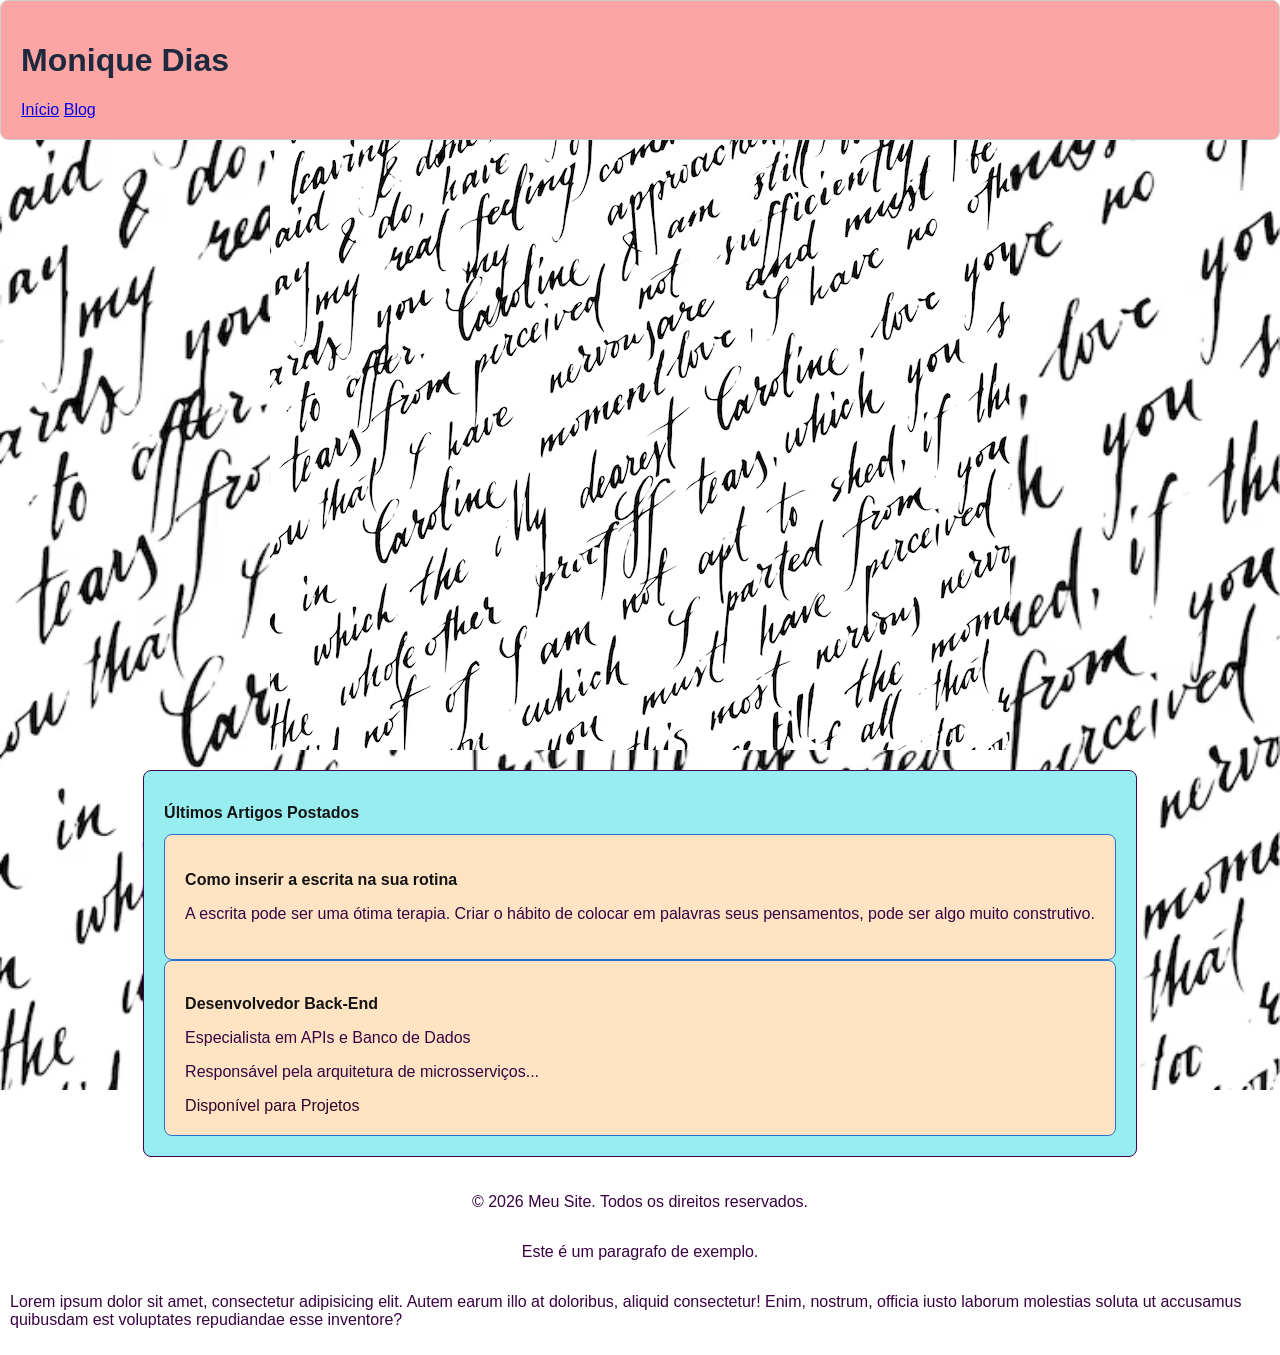
<file: index.html>
<!-- Declaração da versão HTML5 para o navegador -->
<!DOCTYPE html>

<!-- Elemento raiz com definição do idioma -->
<html lang="pt-br">

<!-- Início da seção de configurações e metadados (não visível na página) -->
<head>

<!-- Define a codificação para suporte correto a acentuação -->
    <meta charset="UTF-8">

    <!-- Configura a escala da tela para dispositivos móveis -->
    <meta name="viewport" content="width=device-width, initial-scale=1.0">

    <!-- Define o título que será exibido na aba do navegador -->
    <title>Document</title>
</head>

<!-- Início do corpo da página -->
<body>

    <!-- Título principal da página -->
   <!DOCTYPE html>
<html lang="pt-BR">
    <head>
        <meta charset="UTF-8">
        <title>Exemplo Semântico</title>
        <link rel="stylesheet" href="style.css">
    </head>
    <body>
        <img src="/assets/background.avif" alt="background escrita" class="background-body">
        <header>
            <h1>Monique Dias</h1>
            <nav>
                <a href="#home">Início</a>
                <a href="#blog">Blog</a>
            </nav>
        </header>

        <main class="content">
            <section id="blog">
                <h2>Últimos Artigos Postados</h2>
                <article>
                    <h3>Como inserir a escrita na sua rotina</h3>
                    <p>A escrita pode ser uma ótima terapia. 
                        Criar o hábito de colocar em palavras seus pensamentos, 
                        pode ser algo muito construtivo.
                                           
                    </p>
                </article>
                <article class="cartao-perfil">
    <h2 class="cartao-titulo">
        Desenvolvedor Back-End
    </h2>
    <p class="cartao-subtitulo">
        Especialista em APIs e Banco de Dados
    </p>
    <p class="cartao-descricao">
        Responsável pela arquitetura de microsserviços...
    </p>
    <div class="cartao-status">
        Disponível para Projetos
    </div>
</article>
            </section>
        </main>

        <footer>
            <p>© 2026 Meu Site. Todos os direitos reservados.</p>
        </footer>
    </body>
</html>

   <!-- Paragrafo de exemplo -->
   <p>Este é um paragrafo de exemplo.</p>

   <!-- Paragrafo com texto lorem ipsum -->
   <p>Lorem ipsum dolor sit amet, consectetur adipisicing elit. Autem earum illo at doloribus, aliquid consectetur! Enim, nostrum, officia iusto laborum molestias soluta ut accusamus quibusdam est voluptates repudiandae esse inventore?</p>
</body>
<!-- </html> -->
</file>
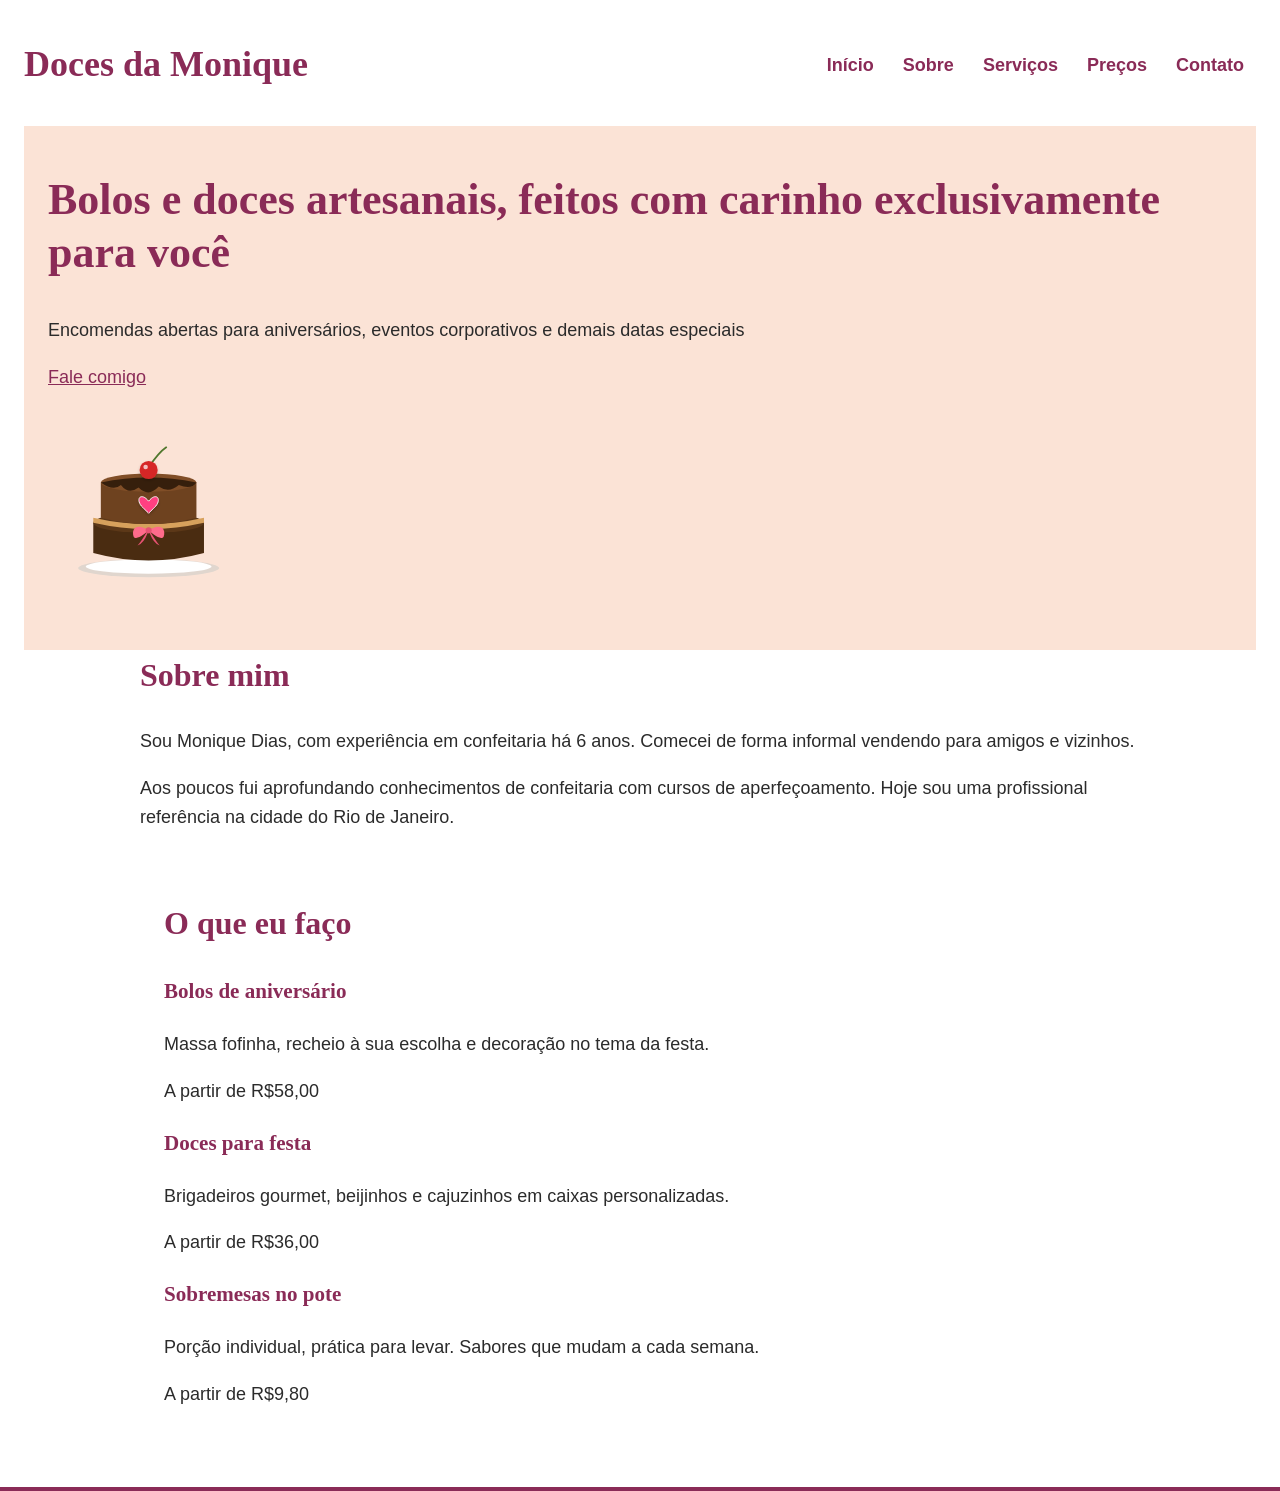
<file: doces_Monique.html>
<!DOCTYPE html>
<html lang="pt-BR">
<head>
    <meta charset="UTF-8">
    <meta name="viewport" content="width=device-width, initial-scale=1.0">
    <title>Document</title>
    <link rel="stylesheet" href="style2.css">
</head>
<body>
<header>
    <h1>Doces da Monique</h1>
    <nav>
        <a href="#inicio">Início</a>
        <a href="#sobre">Sobre</a>
        <a href="#servicos">Serviços</a>
        <a href="#precos">Preços</a>
        <a href="#contato">Contato</a>
    </nav>
    <main>
        <section id="inicio" class="banner"
            <div class="conteudo">
                <div class="banner-texto">
                    <h1>Bolos e doces artesanais, feitos com carinho exclusivamente para você</h1>
                    <p>Encomendas abertas para aniversários, eventos corporativos e demais datas especiais</p>
                    <a class="botao" href="#contato">Fale comigo</a>
                
            </div>
            <div class="bolo-container">
  <svg xmlns="http://www.w3.org/2000/svg" viewBox="0 0 400 400" width="17%" height="17%">
    <defs>
      <filter id="shadow" x="-20%" y="-20%" width="140%" height="140%">
        <feDropShadow dx="0" dy="3" stdDeviation="3" flood-opacity="0.2"/>
      </filter>
    </defs>

    <!-- Prato -->
    <ellipse cx="200" cy="350" rx="140" ry="18" fill="#e0d6ce" />
    <ellipse cx="200" cy="347" rx="125" ry="14" fill="#ffffff" />

    <!-- Camada Inferior do Bolo (Marrom Escuro) -->
    <path d="M 90 260 L 90 320 Q 200 350 310 320 L 310 260 Z" fill="#4a2c11" />
    <ellipse cx="200" cy="260" rx="110" ry="20" fill="#5c3818" />

    <!-- Recheio de Creme/Caramelo -->
    <path d="M 90 260 Q 200 285 310 260 L 310 250 Q 200 275 90 250 Z" fill="#d7a15c" />

    <!-- Camada Superior do Bolo (Marrom Médio) -->
    <path d="M 105 180 L 105 250 Q 200 275 295 250 L 295 180 Z" fill="#6e421f" />
    <ellipse cx="200" cy="180" rx="95" ry="18" fill="#804e27" />

    <!-- Cobertura de Chocolate Derretido -->
    <path d="M 105 180 Q 130 198 145 185 Q 160 205 180 190 Q 200 210 220 188 Q 240 202 260 185 Q 285 195 295 180 Q 200 160 105 180 Z" fill="#361f0c" />

    <!-- Lacinho Rosa na Camada do Bolo -->
    <g transform="translate(200, 275)">
      <path d="M 0 0 C -22 -15, -35 -5, -30 12 C -25 22, -5 5, 0 0 Z" fill="#ff6b8b" />
      <path d="M 0 0 C 22 -15, 35 -5, 30 12 C 25 22, 5 5, 0 0 Z" fill="#ff6b8b" />
      <path d="M -3 2 Q -15 22 -22 30 Q -10 26 -2 5 Z" fill="#e65272" />
      <path d="M 3 2 Q 15 22 22 30 Q 10 26 2 5 Z" fill="#e65272" />
      <circle cx="0" cy="0" r="6" fill="#e65272" />
    </g>

    <!-- Coração Rosa Centralizado -->
    <g transform="translate(200, 205) scale(1.2)" filter="url(#shadow)">
      <path d="M 0 10 C -12 -5, -22 5, -12 18 C -6 24, 0 30, 0 30 C 0 30, 6 24, 12 18 C 22 5, 12 -5, 0 10 Z" fill="#ff4081" stroke="#ffffff" stroke-width="1.5" />
    </g>

    <!-- Cabo da Cereja -->
    <path d="M 200 150 Q 220 120 235 110" stroke="#4f772d" stroke-width="3.5" fill="none" stroke-linecap="round" />

    <!-- Cereja no Topo -->
    <g filter="url(#shadow)">
      <circle cx="200" cy="155" r="18" fill="#d62828" />
      <circle cx="194" cy="149" r="4.5" fill="#ffffff" opacity="0.7" />
    </g>
  </svg>
</div>

    </section id="sobre">
        <div class="conteudo">
            <h2>Sobre mim</h2>
            Sou Monique Dias, com experiência em confeitaria há 6 anos. Comecei de forma informal vendendo para amigos e vizinhos.
             <P>Aos poucos fui aprofundando conhecimentos de confeitaria com cursos de aperfeçoamento. Hoje sou uma profissional referência na cidade do Rio de Janeiro.
            </p>
   <section id="serviços">
      <div class="conteudo">
        <h2>O que eu faço</h2>
        </div class="cards">
            <article class="card">
              <h3>Bolos de aniversário</h3>
              <p>Massa fofinha, recheio à sua escolha e decoração no tema da festa.</p>
              <p class="card-preco">A partir de R$58,00</p>
          </article>
          <article class="card">
              <h3>Doces para festa </h3>
              <p>Brigadeiros gourmet, beijinhos e cajuzinhos em caixas personalizadas.</p>
              <p class="card-preco">A partir de R$36,00 </p>
          </article>
          <article class="card">
              <h3>Sobremesas no pote</h3>
              <p>Porção individual, prática para levar. Sabores que mudam a cada semana.</p>
              <p class="card-preco">A partir de R$9,80</p>
          </article>      

   </section>      
    </main>
</header>          
</body>
</html>
</file>
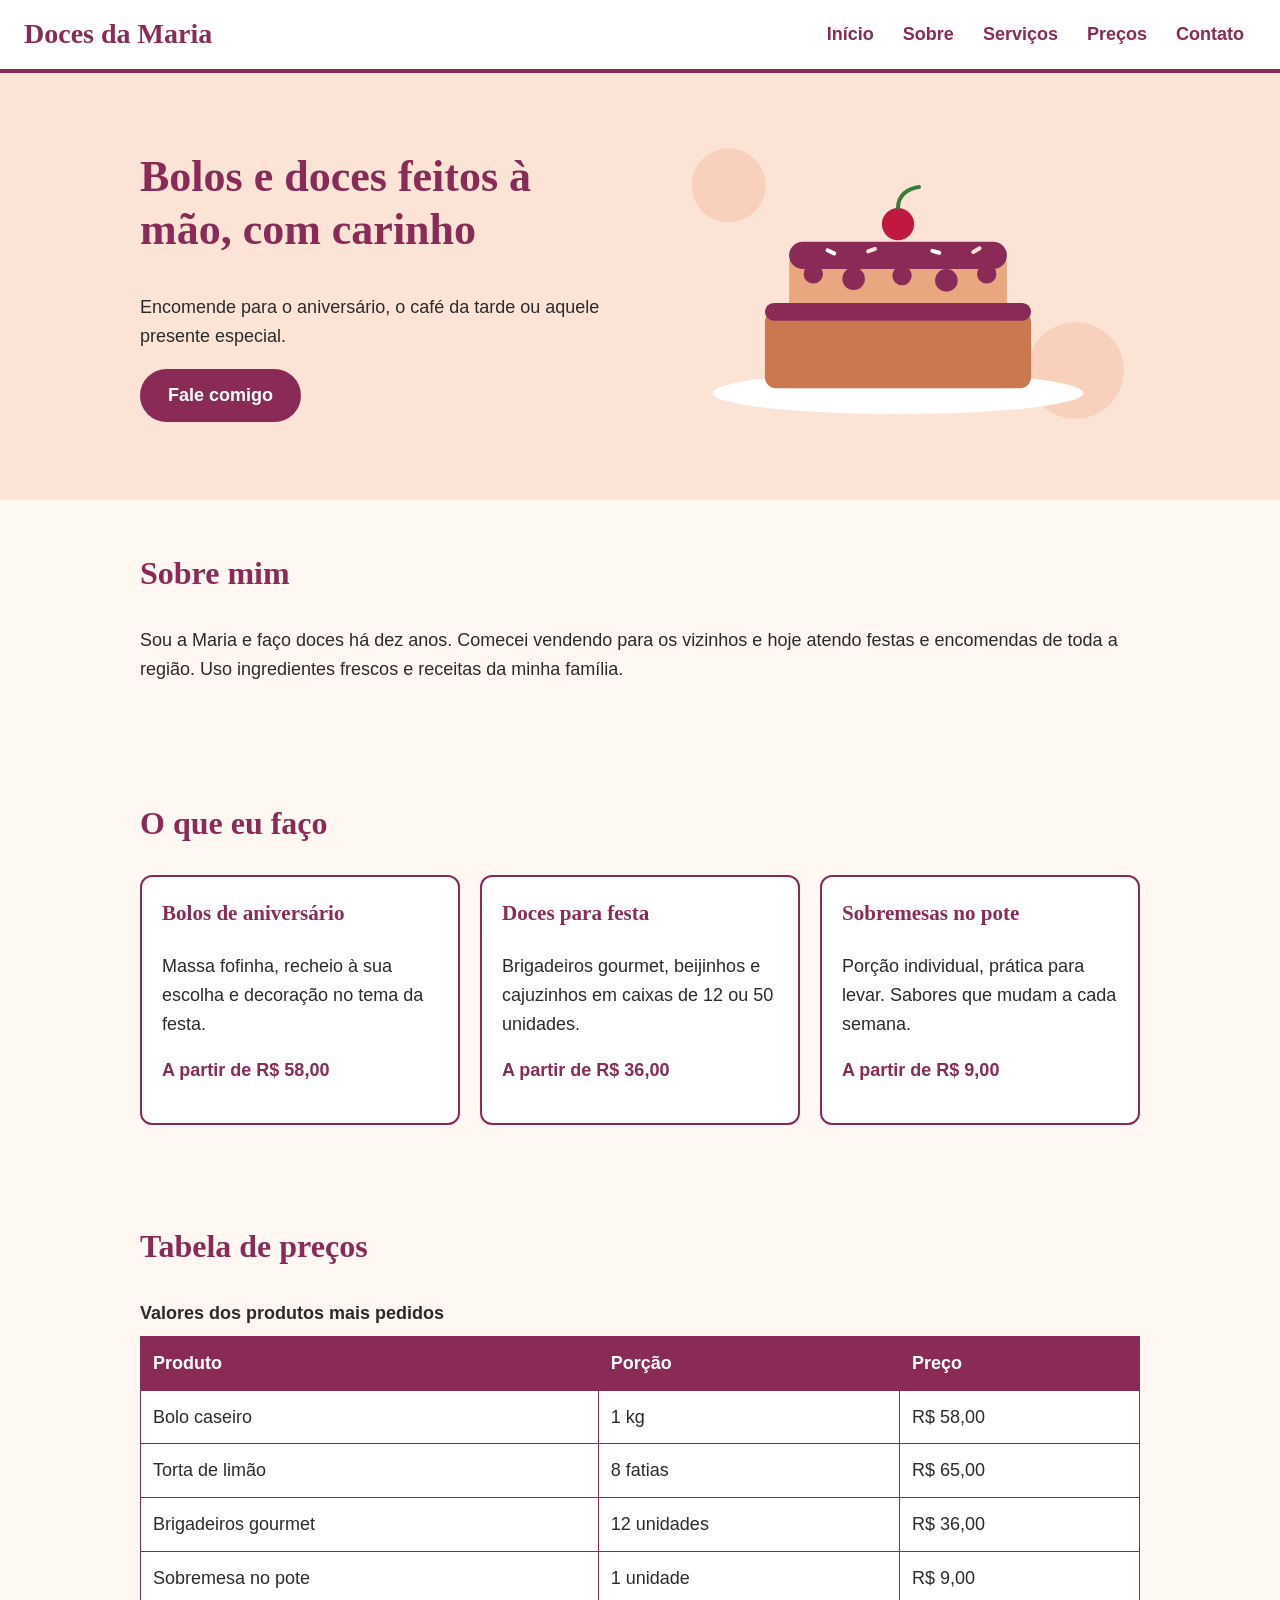
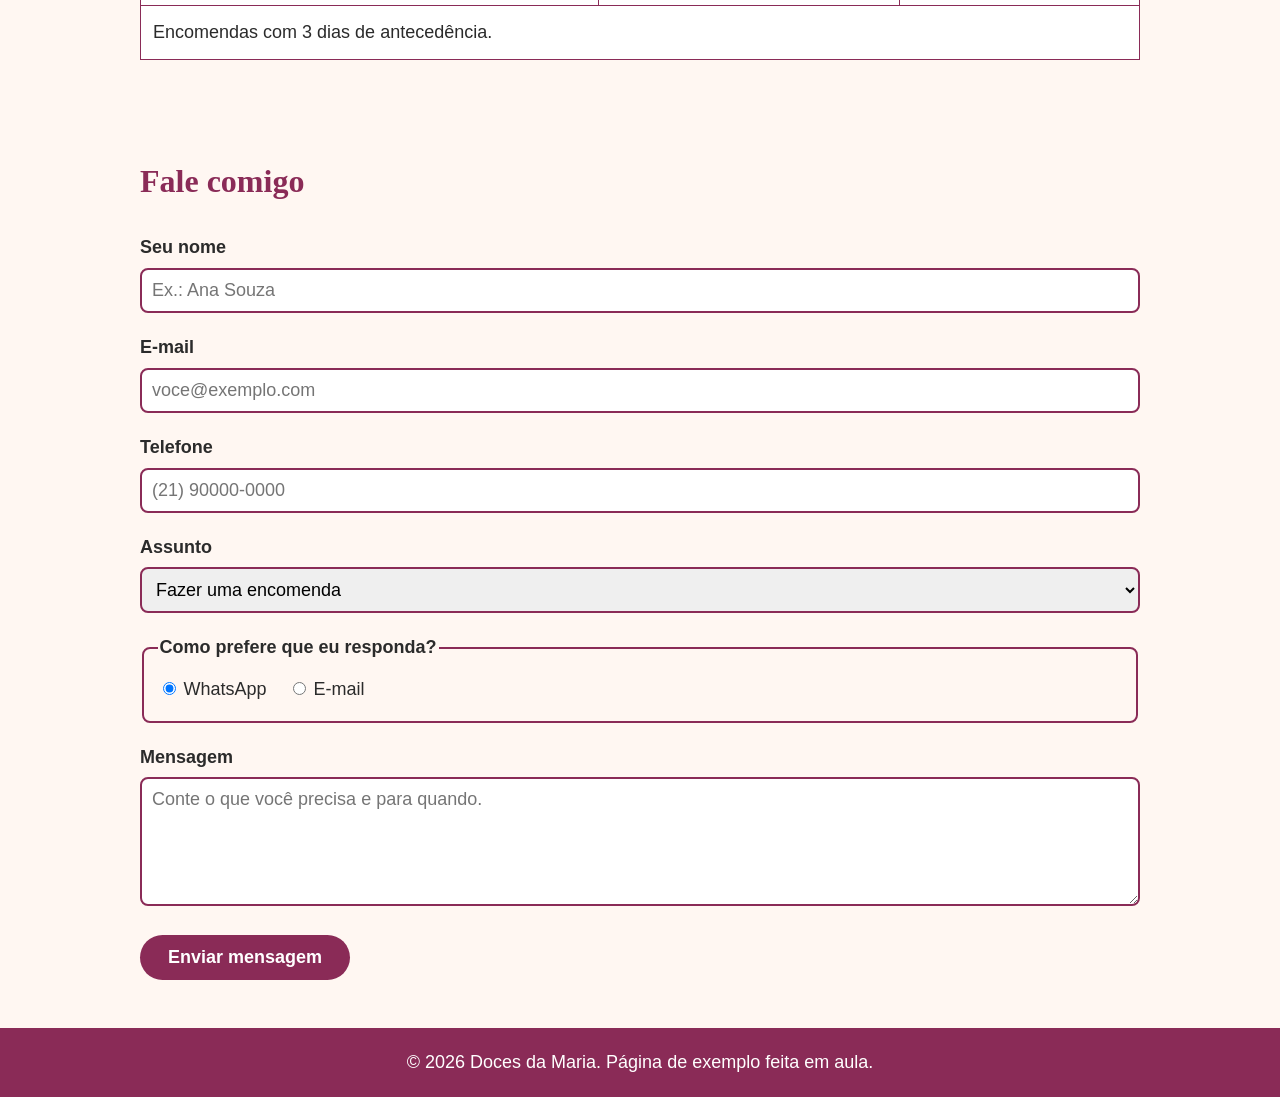
<file: pagina-modelo-doces-da-maria.html>
<!DOCTYPE html>
<html lang="pt-BR" xmlns:mso="urn:schemas-microsoft-com:office:office" xmlns:msdt="uuid:C2F41010-65B3-11d1-A29F-00AA00C14882">
<head>
    <meta charset="UTF-8">
    <!-- AULA 8: esta linha faz a página se ajustar à tela do celular -->
    <meta name="viewport" content="width=device-width, initial-scale=1.0">
    <title>Doces da Maria | Confeitaria artesanal</title>

    <!--
        PÁGINA-MODELO: o objetivo final das alunas na aula 9.
        Negócio fictício, só para mostrar o resultado. Cada aluna cria a página do seu próprio tema.

        Para ficar igual ao que se ensina em aula:
        1. Copie tudo o que está dentro da tag <style> para um arquivo chamado style.css.
        2. Apague a tag <style> e coloque no lugar:
           <link rel="stylesheet" href="style.css">
        3. Salve a imagem do banner numa pasta assets e troque o src da imagem
           por assets/bolo.jpg (o endereço longo que começa com "data:" é só para
           este arquivo funcionar sozinho).
    -->
    <style>
        /* ---------- AULA 5: tags (cores e fonte da página) ---------- */
        body {
            margin: 0;
            font-family: Arial, Helvetica, sans-serif;
            font-size: 18px;
            line-height: 1.6;
            color: #2b2b2b;
            background-color: #fff7f2;
        }

        h1, h2, h3, .logo {
            font-family: Georgia, "Times New Roman", serif;
            color: #8a2b57;
        }

        h2 {
            font-size: 32px;
            margin-top: 0;
        }

        a {
            color: #8a2b57;
        }

        img {
            max-width: 100%;   /* a imagem nunca passa da largura da tela */
            height: auto;
        }

        section {
            padding: 48px 24px;
        }

        /* guarda o conteúdo num bloco centralizado */
        .conteudo {
            max-width: 1000px;
            margin: 0 auto;
        }

        /* ---------- AULA 5: classes do topo e do banner ---------- */
        header {
            background-color: #ffffff;
            border-bottom: 4px solid #8a2b57;
            padding: 12px 24px;
            display: flex;
            flex-wrap: wrap;
            justify-content: space-between;
            align-items: center;
            gap: 8px;
        }

        .logo {
            font-size: 28px;
            font-weight: bold;
            margin: 0;
        }

        nav a {
            display: inline-block;
            padding: 8px 12px;
            text-decoration: none;
            font-weight: bold;
        }

        nav a:hover {
            background-color: #8a2b57;
            color: #ffffff;
        }

        .banner {
            background-color: #fbe3d6;
        }

        .banner .conteudo {
            display: flex;
            flex-wrap: wrap;
            align-items: center;
            gap: 32px;
        }

        .banner-texto {
            flex: 1 1 320px;
        }

        .banner-imagem {
            flex: 1 1 320px;
        }

        .banner h1 {
            font-size: 44px;
            line-height: 1.2;
            margin-top: 0;
        }

        /* ---------- AULA 6: botão e cards (classes) ---------- */
        .botao {
            display: inline-block;
            background-color: #8a2b57;
            color: #ffffff;
            padding: 12px 28px;
            border-radius: 30px;
            text-decoration: none;
            font-weight: bold;
            border: none;
            font-size: 18px;
            cursor: pointer;
        }

        .botao:hover {
            background-color: #5e1a3b;
        }

        .cards {
            display: flex;
            flex-wrap: wrap;
            gap: 20px;
        }

        .card {
            flex: 1 1 250px;
            background-color: #ffffff;
            border: 2px solid #8a2b57;
            border-radius: 12px;
            padding: 20px;
        }

        .card h3 {
            margin-top: 0;
        }

        .card-preco {
            font-weight: bold;
            color: #8a2b57;
        }

        /* ---------- AULA 6: tabela de preços ---------- */
        .tabela {
            width: 100%;
            border-collapse: collapse;
            background-color: #ffffff;
        }

        .tabela th {
            background-color: #8a2b57;
            color: #ffffff;
            text-align: left;
        }

        .tabela th,
        .tabela td {
            padding: 12px;
            border: 1px solid #8a2b57;
        }

        .tabela td:last-child {
            white-space: nowrap;   /* o preço não quebra de linha */
        }

        .tabela tbody tr:hover {
            background-color: #fbe3d6;
        }

        .tabela caption {
            text-align: left;
            padding-bottom: 8px;
            font-weight: bold;
        }

        /* ---------- AULA 7: formulário ---------- */
        .campo {
            margin-bottom: 20px;
        }

        .campo label,
        legend {
            display: block;
            font-weight: bold;
            margin-bottom: 6px;
        }

        .campo input[type="text"],
        .campo input[type="email"],
        .campo input[type="tel"],
        .campo select,
        .campo textarea {
            width: 100%;
            box-sizing: border-box;
            padding: 10px;
            font-size: 18px;
            border: 2px solid #8a2b57;
            border-radius: 8px;
            font-family: Arial, Helvetica, sans-serif;
        }

        fieldset {
            border: 2px solid #8a2b57;
            border-radius: 8px;
        }

        .campo label.opcao {
            display: inline-block;
            font-weight: normal;
            margin-right: 16px;
        }

        /* contorno visível para quem navega só com a tecla Tab */
        a:focus,
        input:focus,
        select:focus,
        textarea:focus,
        button:focus {
            outline: 4px solid #1b4dd8;
            outline-offset: 2px;
        }

        /* ---------- rodapé ---------- */
        footer {
            background-color: #8a2b57;
            color: #ffffff;
            text-align: center;
            padding: 20px 24px;
        }

        footer p {
            margin: 0;
        }

        /* ---------- AULA 8: responsivo (telas até 700 px) ---------- */
        @media (max-width: 700px) {
            body {
                font-size: 17px;
            }

            .banner h1 {
                font-size: 34px;
            }

            h2 {
                font-size: 28px;
            }

            section {
                padding: 32px 16px;
            }

            .tabela th,
            .tabela td {
                padding: 8px;
            }
        }
    </style>

<!--[if gte mso 9]><xml>
<mso:CustomDocumentProperties>
<mso:_ApprovalStatus msdt:dt="string">0</mso:_ApprovalStatus>
<mso:_ApprovalAssignedTo msdt:dt="string"></mso:_ApprovalAssignedTo>
<mso:_ApprovalRespondedBy msdt:dt="string"></mso:_ApprovalRespondedBy>
</mso:CustomDocumentProperties>
</xml><![endif]-->
</head>
<body>

    <!-- AULA 5: topo com menu (links de âncora) -->
    <header>
        <p class="logo">Doces da Maria</p>
        <nav aria-label="Menu principal">
            <a href="#inicio">Início</a>
            <a href="#sobre">Sobre</a>
            <a href="#servicos">Serviços</a>
            <a href="#precos">Preços</a>
            <a href="#contato">Contato</a>
        </nav>
    </header>

    <main>
        <!-- AULA 5: banner com imagem -->
        <section id="inicio" class="banner">
            <div class="conteudo">
                <div class="banner-texto">
                    <h1>Bolos e doces feitos à mão, com carinho</h1>
                    <p>Encomende para o aniversário, o café da tarde ou aquele presente especial.</p>
                    <a class="botao" href="#contato">Fale comigo</a>
                </div>
                <div class="banner-imagem">
                    <img src="[data-uri]"
                         alt="Bolo de camadas com cobertura de framboesa e uma cereja no topo"
                         width="600" height="400">
                </div>
            </div>
        </section>

        <!-- AULA 5: seção Sobre -->
        <section id="sobre">
            <div class="conteudo">
                <h2>Sobre mim</h2>
                <p>
                    Sou a Maria e faço doces há dez anos. Comecei vendendo para os vizinhos
                    e hoje atendo festas e encomendas de toda a região. Uso ingredientes
                    frescos e receitas da minha família.
                </p>
            </div>
        </section>

        <!-- AULA 6: serviços em cards (mesma classe nos três) -->
        <section id="servicos">
            <div class="conteudo">
                <h2>O que eu faço</h2>
                <div class="cards">
                    <article class="card">
                        <h3>Bolos de aniversário</h3>
                        <p>Massa fofinha, recheio à sua escolha e decoração no tema da festa.</p>
                        <p class="card-preco">A partir de R$ 58,00</p>
                    </article>
                    <article class="card">
                        <h3>Doces para festa</h3>
                        <p>Brigadeiros gourmet, beijinhos e cajuzinhos em caixas de 12 ou 50 unidades.</p>
                        <p class="card-preco">A partir de R$ 36,00</p>
                    </article>
                    <article class="card">
                        <h3>Sobremesas no pote</h3>
                        <p>Porção individual, prática para levar. Sabores que mudam a cada semana.</p>
                        <p class="card-preco">A partir de R$ 9,00</p>
                    </article>
                </div>
            </div>
        </section>

        <!-- AULA 6: tabela de preços -->
        <section id="precos">
            <div class="conteudo">
                <h2>Tabela de preços</h2>
                <table class="tabela">
                    <caption>Valores dos produtos mais pedidos</caption>
                    <thead>
                        <tr>
                            <th scope="col">Produto</th>
                            <th scope="col">Porção</th>
                            <th scope="col">Preço</th>
                        </tr>
                    </thead>
                    <tbody>
                        <tr>
                            <td>Bolo caseiro</td>
                            <td>1 kg</td>
                            <td>R$ 58,00</td>
                        </tr>
                        <tr>
                            <td>Torta de limão</td>
                            <td>8 fatias</td>
                            <td>R$ 65,00</td>
                        </tr>
                        <tr>
                            <td>Brigadeiros gourmet</td>
                            <td>12 unidades</td>
                            <td>R$ 36,00</td>
                        </tr>
                        <tr>
                            <td>Sobremesa no pote</td>
                            <td>1 unidade</td>
                            <td>R$ 9,00</td>
                        </tr>
                    </tbody>
                    <tfoot>
                        <tr>
                            <td colspan="3">Encomendas com 3 dias de antecedência.</td>
                        </tr>
                    </tfoot>
                </table>
            </div>
        </section>

        <!-- AULA 7: formulário de contato (só a parte visual, não envia nada) -->
        <section id="contato">
            <div class="conteudo">
                <h2>Fale comigo</h2>
                <form action="#" method="get">
                    <div class="campo">
                        <label for="nome">Seu nome</label>
                        <input type="text" id="nome" name="nome" placeholder="Ex.: Ana Souza" required>
                    </div>

                    <div class="campo">
                        <label for="email">E-mail</label>
                        <input type="email" id="email" name="email" placeholder="voce@exemplo.com" required>
                    </div>

                    <div class="campo">
                        <label for="telefone">Telefone</label>
                        <input type="tel" id="telefone" name="telefone" placeholder="(21) 90000-0000">
                    </div>

                    <div class="campo">
                        <label for="assunto">Assunto</label>
                        <select id="assunto" name="assunto">
                            <option value="encomenda">Fazer uma encomenda</option>
                            <option value="orcamento">Pedir um orçamento</option>
                            <option value="duvida">Tirar uma dúvida</option>
                        </select>
                    </div>

                    <fieldset class="campo">
                        <legend>Como prefere que eu responda?</legend>
                        <label class="opcao"><input type="radio" name="resposta" value="whatsapp" checked> WhatsApp</label>
                        <label class="opcao"><input type="radio" name="resposta" value="email"> E-mail</label>
                    </fieldset>

                    <div class="campo">
                        <label for="mensagem">Mensagem</label>
                        <textarea id="mensagem" name="mensagem" rows="5" placeholder="Conte o que você precisa e para quando."></textarea>
                    </div>

                    <button type="submit" class="botao">Enviar mensagem</button>
                </form>
            </div>
        </section>
    </main>

    <footer>
        <p>© 2026 Doces da Maria. Página de exemplo feita em aula.</p>
    </footer>

</body>
</html>
</file>
<file: style.css>
/* Criar um estilo para página, tais como cores e fontes das letras */
body {
    font-family: 'Segoe UI',  sans-serif; 
    color: #1e293d;
    display: flex;
    flex-direction: column;
    align-items: center;
    margin: 5px;
    padding: 5px;

/* Propriedades para a imagem de fundo */

    background-image: url('/assets/background.avif');
    background-size: cover;
    background-position: center;
    background-repeat: no-repeat;
    background-attachment: fixed;
}
/* Estilo para a seção principal */

header {
    position: fixed;
    top: 0;
    left: 0;
    right: 0;
    z-index: 1000;
    background-color: #fda5a5;
    border: 1px solid #CCCCCC;
    border-radius: 8px;
    padding: 20px;
    box-sizing: border-box;
}
section {
    background-color: #98edf0;
    border: 1px solid #41035d;
    border-radius: 8px;
    padding: 20px;
}
/* Estilo para os artigos */
article {
    background-color: bisque;
    border: 1px solid #2e6ecf;
    border-radius: 8px;
    padding: 20px;
}
/* Estilo para o figure */
figure {
    background-color: bisque;
    border: 2px solid #CCCCCC
    border-radius: 8px;
    padding: 20px; 
}
/* Estilo para o cabeçalho */
h2, h3 {
    /* Toda vez que precisar trocar a cor do texto, declare a tag que contenha o texto que vai trocar de cor e chame o argumento color */
    color: #141314;
    font-family: 'Arial', sans-serif;
    font-size: 16px;
    margin-bottom: 12px;
}
/* Cor para a letra de todo o site */
p {
    color: rgb(56, 2, 65);
}
.content {
    display: flex;
    color: #34032b; 
    flex-direction: column;
    align-items: center;
    justify-content: center;
    padding: 20px;
}

.cartão-perfil {
    background-color: #ffffff;
    padding: 24px;
    border: 1px solid #e2e8f0;
    border-radius: 12px;
}

.cartão-título {
    font-size: 1.5rem;
    font-weight: 700;
    
}

.cartão-subtítulo {
    color: #2563eb;
    font-weight: 600;
    
}
.cartão-descrição {
    color: #4b5563;
    font-size: 1rem;
    line-height: 1,5;
    
}

.cartão-status {
    color: #10b981;
    background-color: rgba(22, 163, 74 ,0.1);
    text-transform: uppercase;
    border-radius: 9999px;
}
</file>
<file: style2.css>
/* ---------- AULA 5: tags (cores e fonte da página) ---------- */
        body {
            margin: 0;
            font-family: Arial, Helvetica, sans-serif;
            font-size: 18px;
            line-height: 1.6;
            color: #2b2b2b;
            background-color: #fff7f2;
        }

        h1, h2, h3, .logo {
            font-family: Georgia, "Times New Roman", serif;
            color: #8a2b57;
        }

        h2 {
            font-size: 32px;
            margin-top: 0;
        }

        a {
            color: #8a2b57;
        }

        img {
            max-width: 100%;   /* a imagem nunca passa da largura da tela */
            height: auto;
        }

        section {
            padding: 48px 24px;
        }

        /* guarda o conteúdo num bloco centralizado */
        .conteudo {
            max-width: 1000px;
            margin: 0 auto;
        }

        /* ---------- AULA 5: classes do topo e do banner ---------- */
        header {
            background-color: #ffffff;
            border-bottom: 4px solid #8a2b57;
            padding: 12px 24px;
            display: flex;
            flex-wrap: wrap;
            justify-content: space-between;
            align-items: center;
            gap: 8px;
        }

        .logo {
            font-size: 28px;
            font-weight: bold;
            margin: 0;
        }

        nav a {
            display: inline-block;
            padding: 8px 12px;
            text-decoration: none;
            font-weight: bold;
        }

        nav a:hover {
            background-color: #8a2b57;
            color: #ffffff;
        }

        .banner {
            background-color: #fbe3d6;
        }

        .banner .conteudo {
            display: flex;
            flex-wrap: wrap;
            align-items: center;
            gap: 32px;
        }

        .banner-texto {
            flex: 1 1 320px;
        }

        .banner-imagem {
            flex: 1 1 320px;
        }

        .banner h1 {
            font-size: 44px;
            line-height: 1.2;
            margin-top: 0;
        }
</file>
